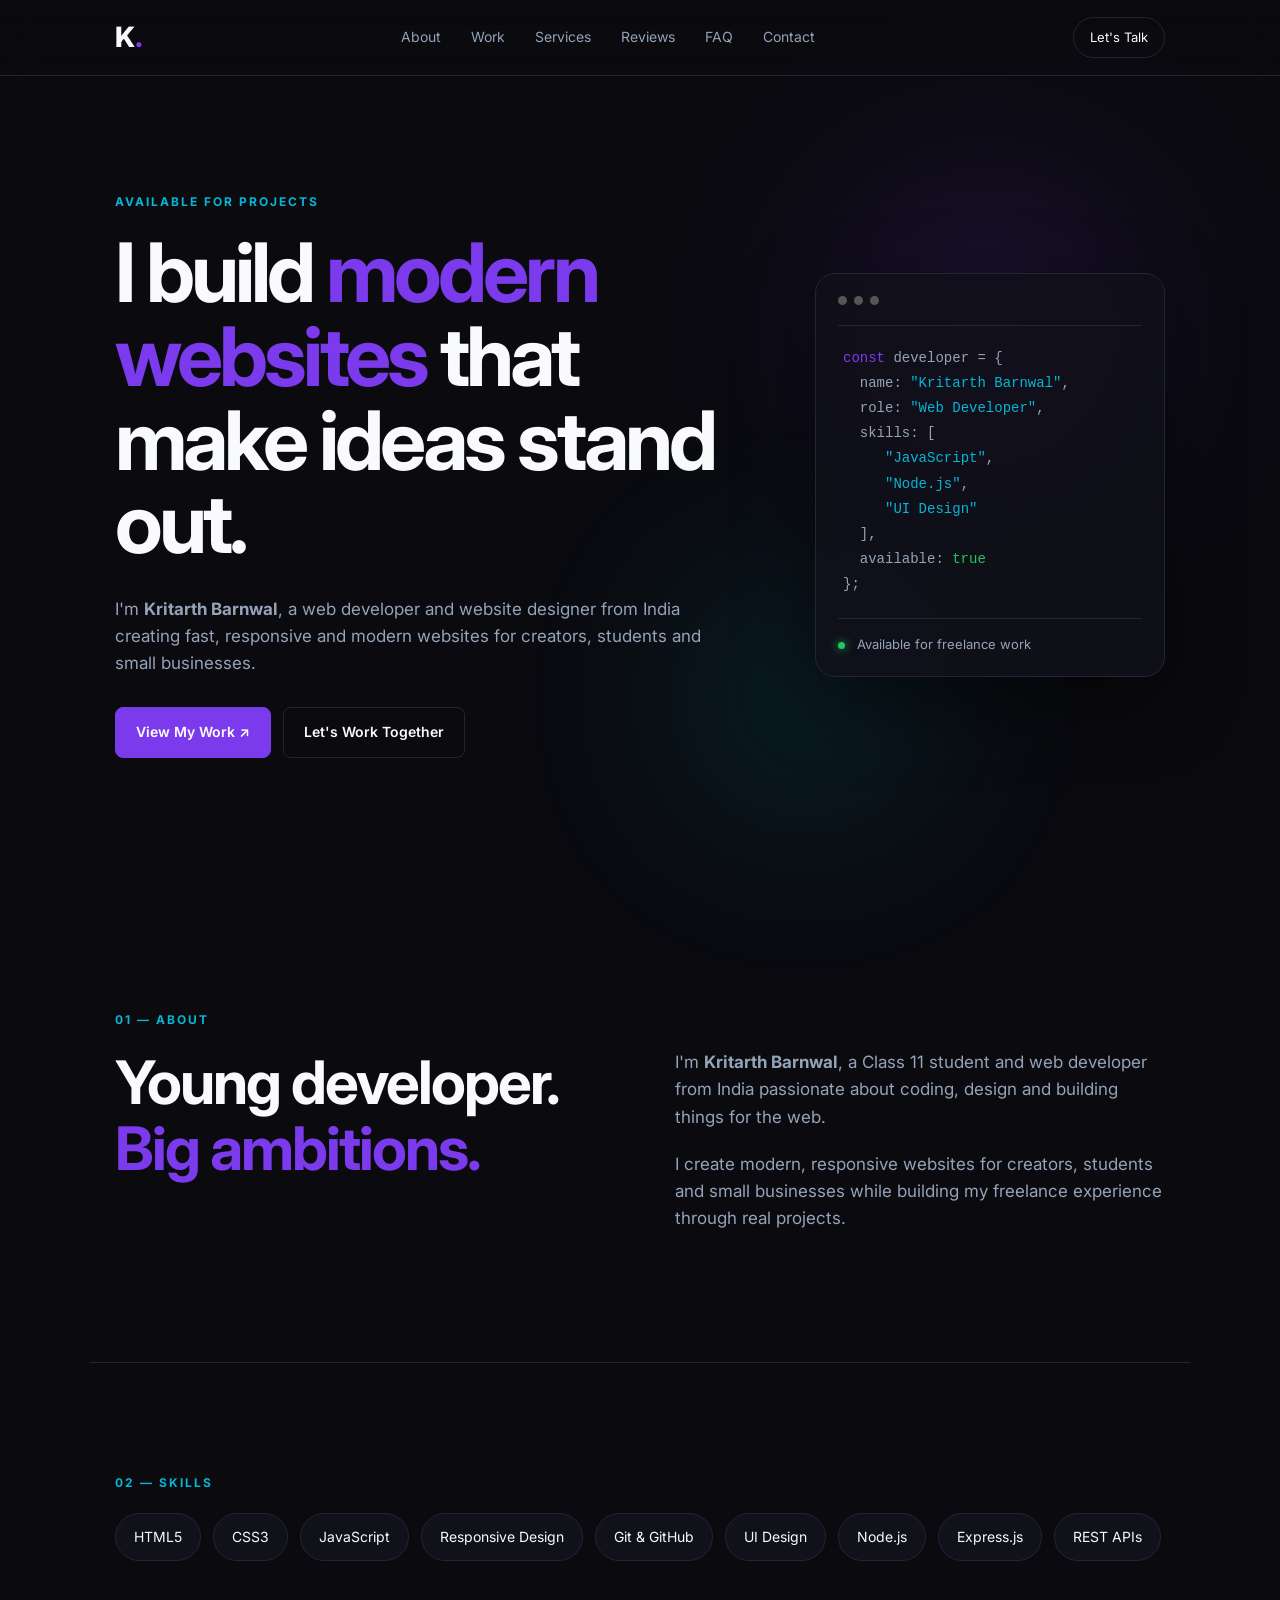
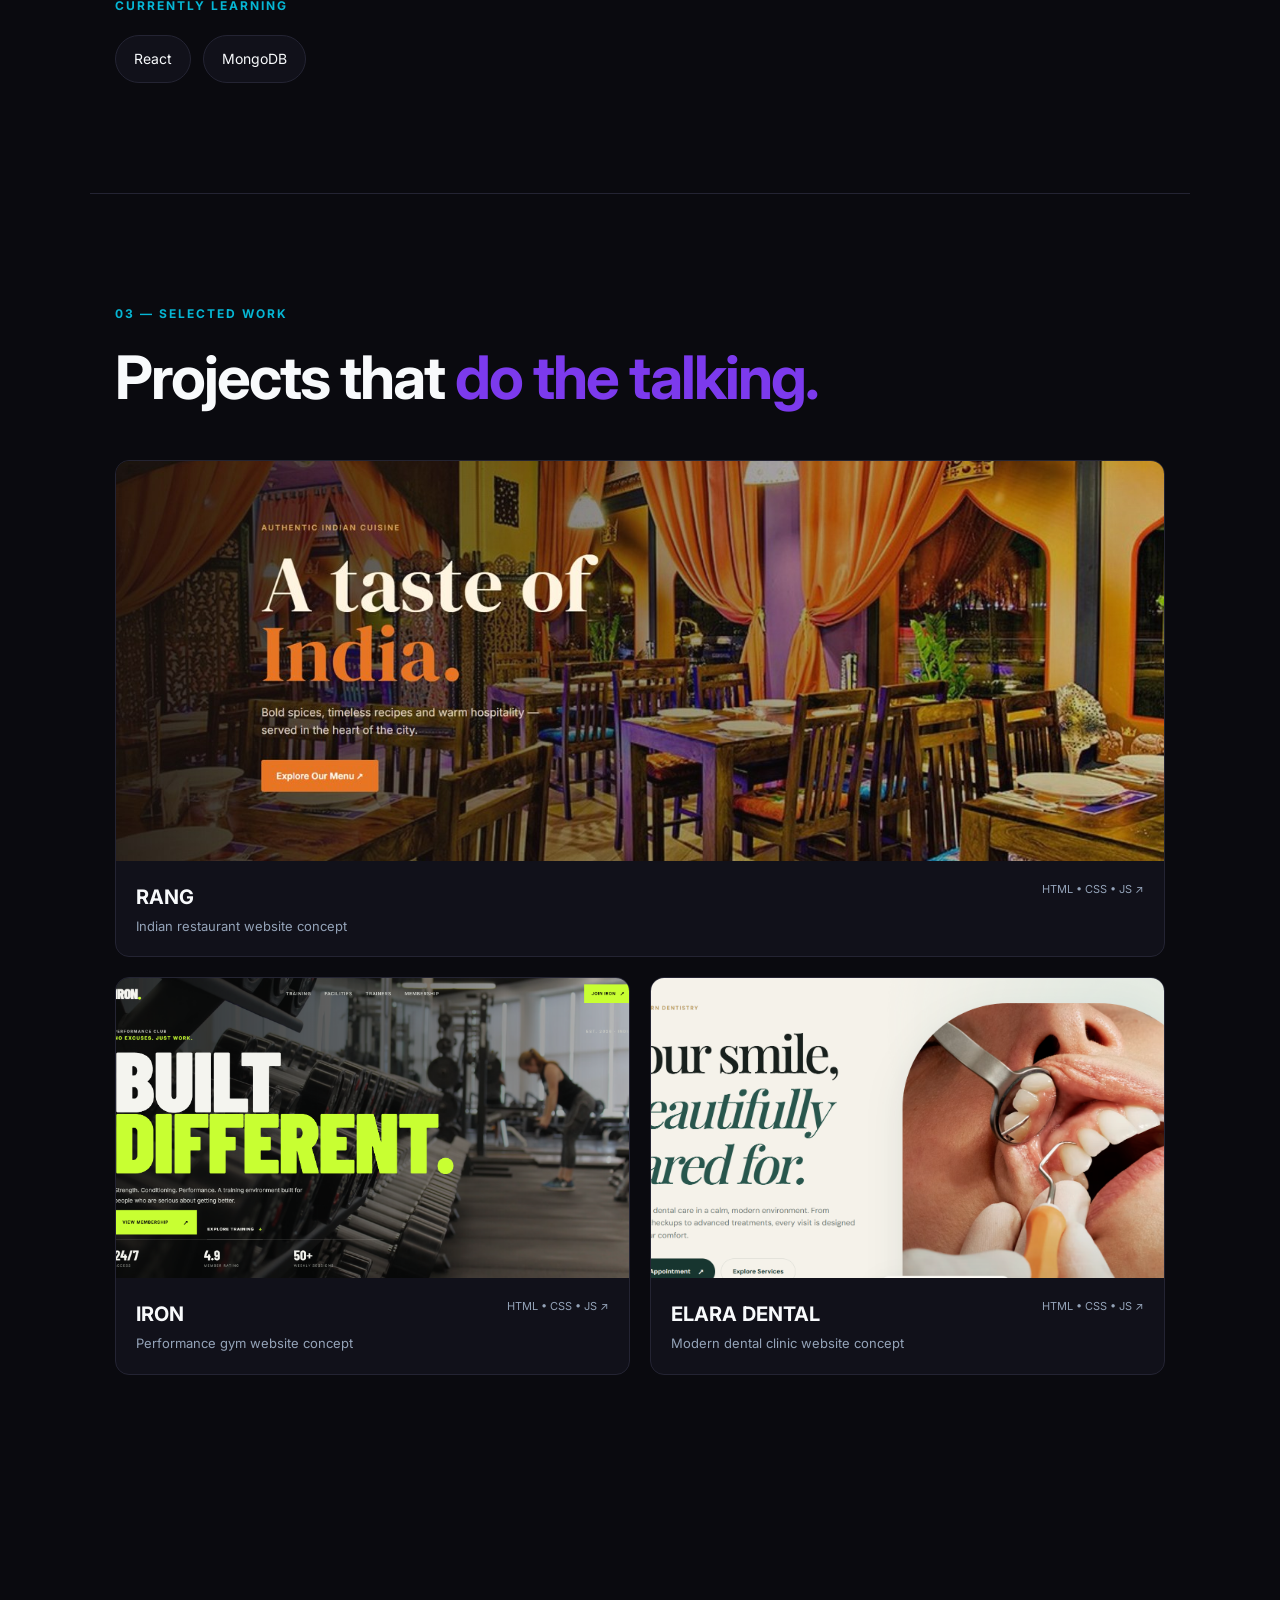
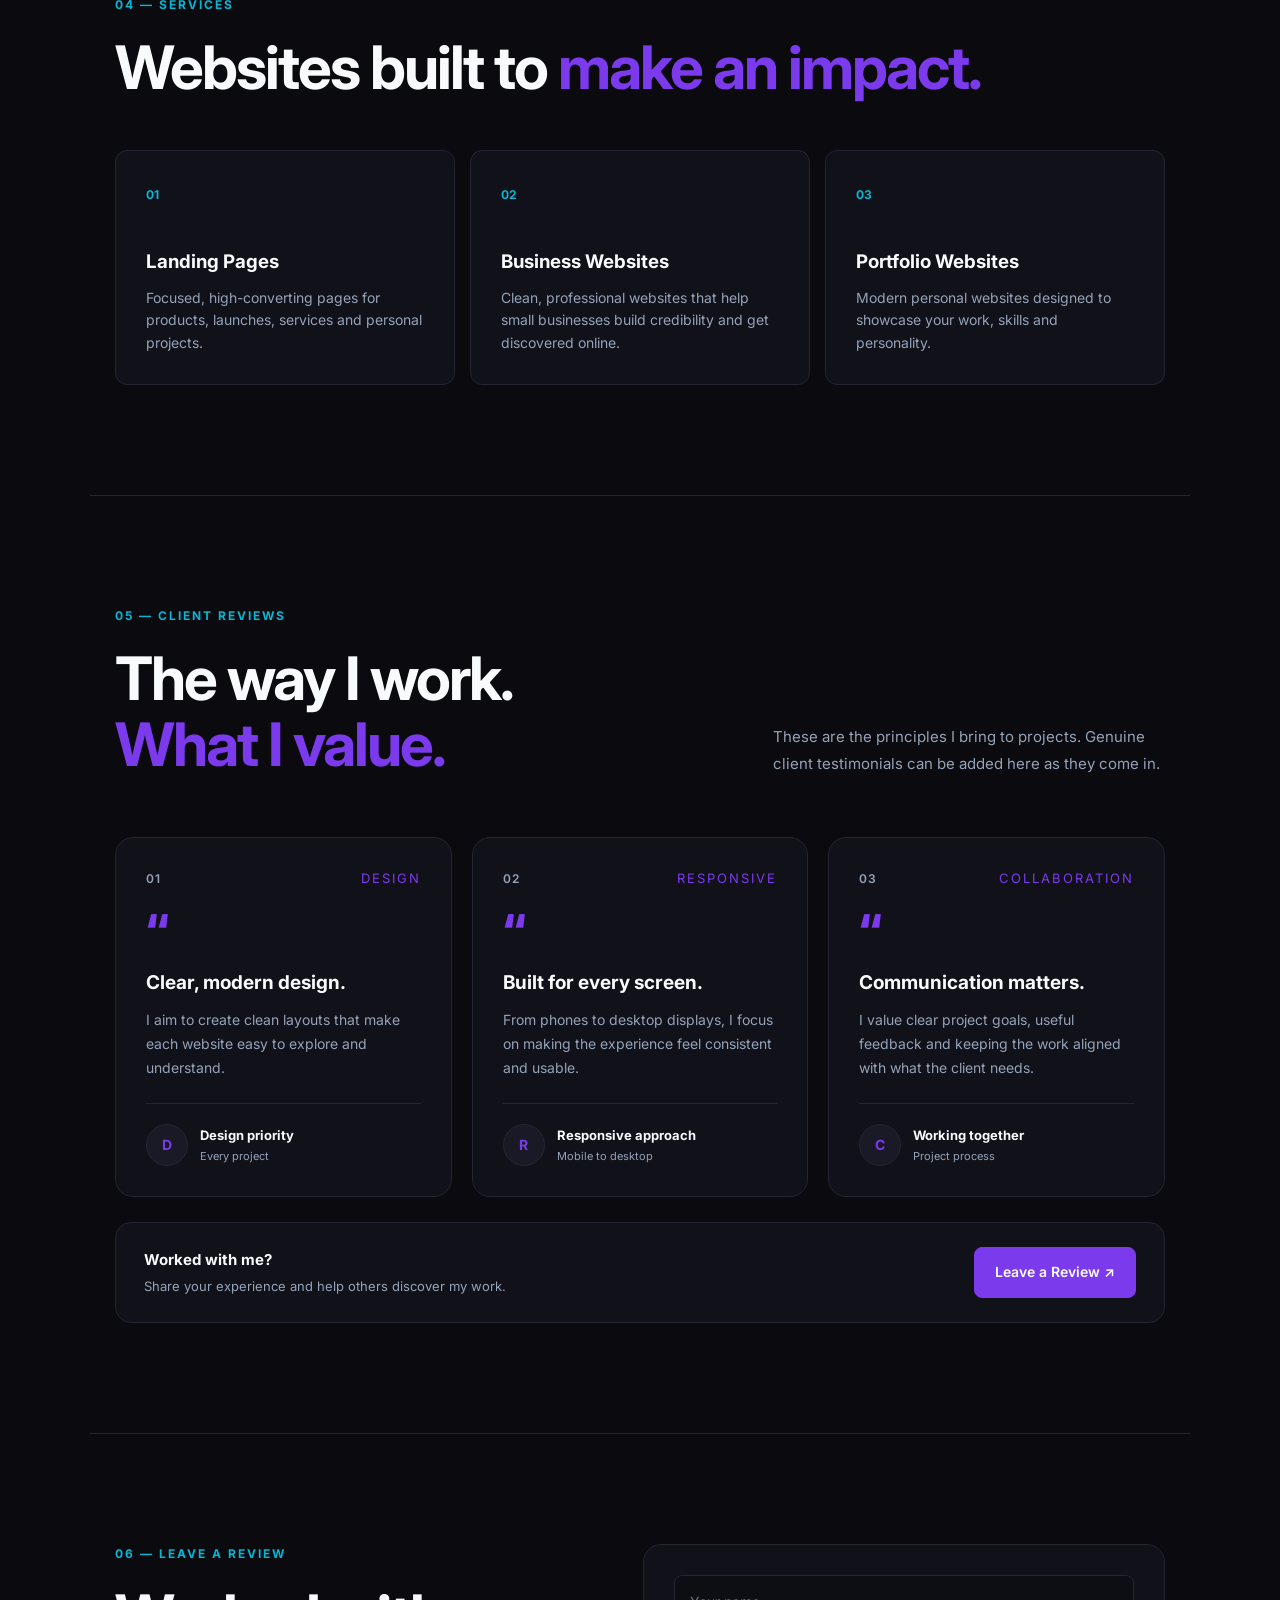
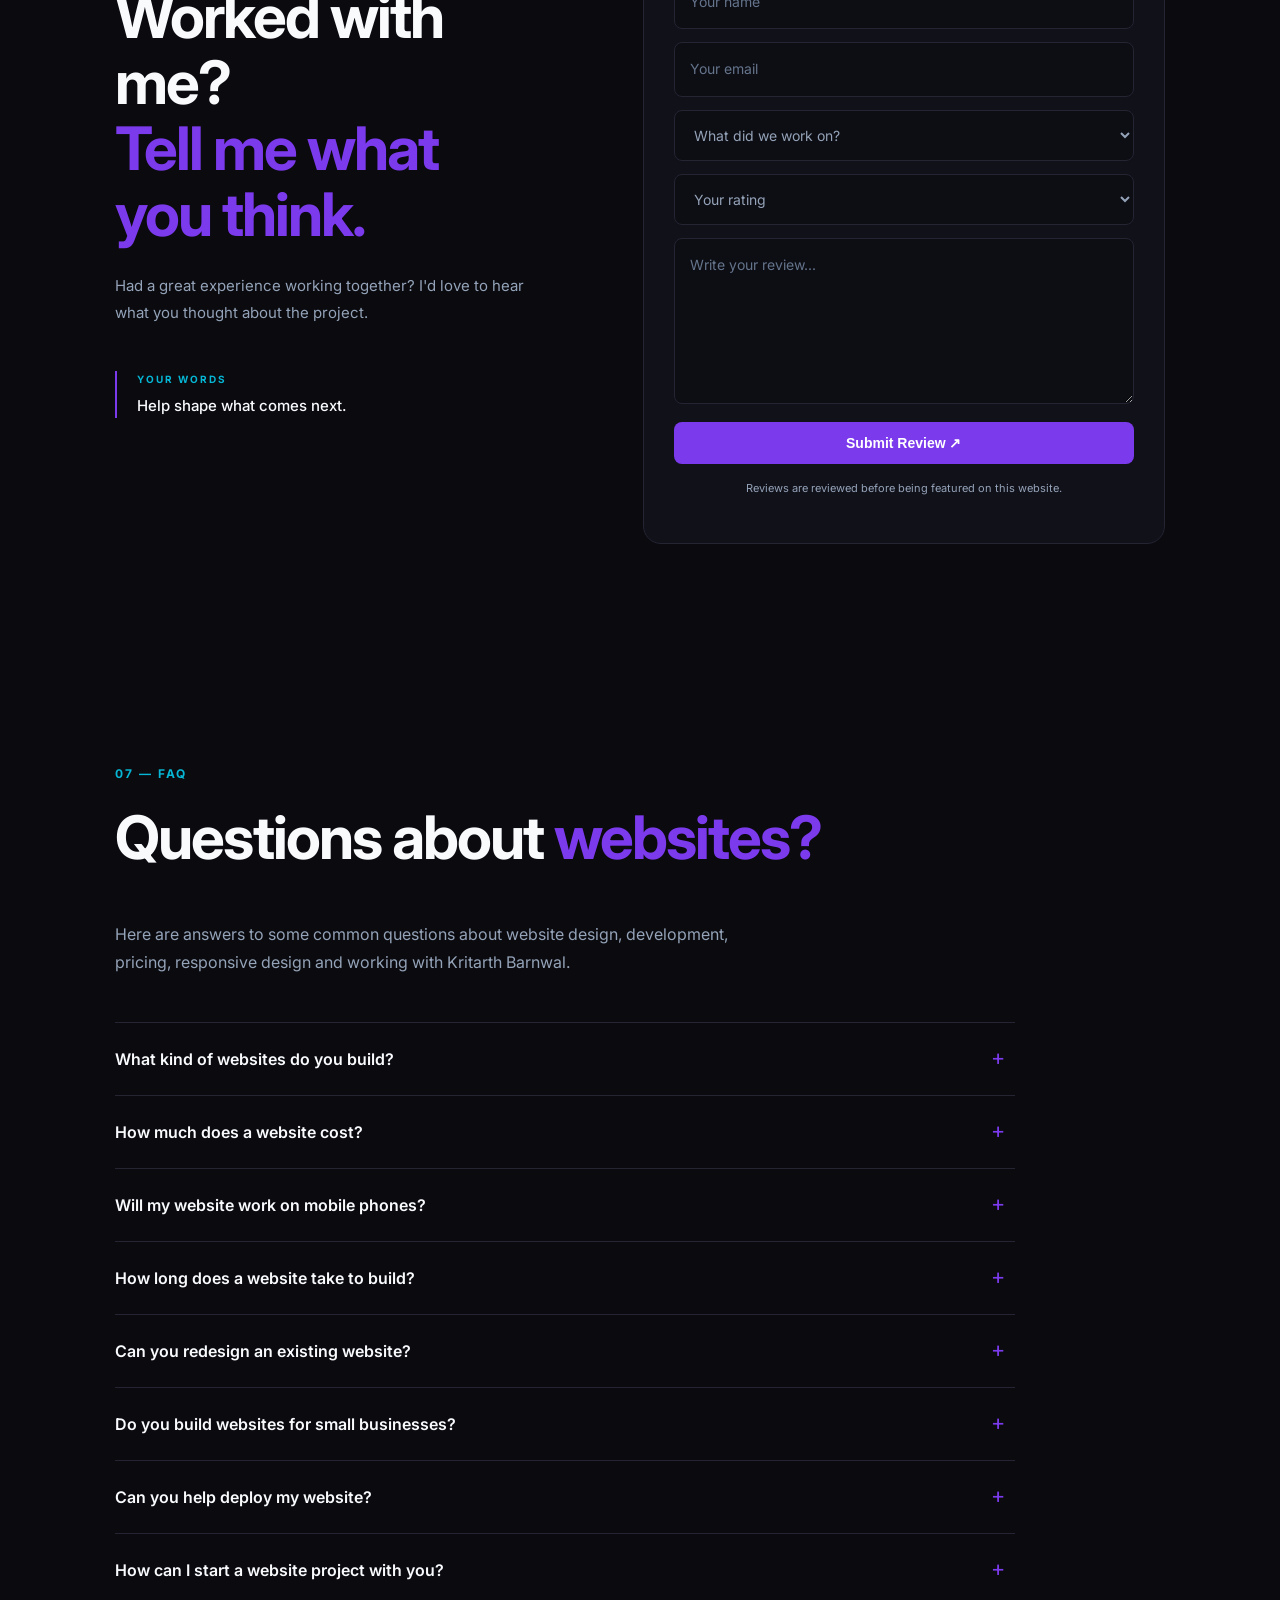
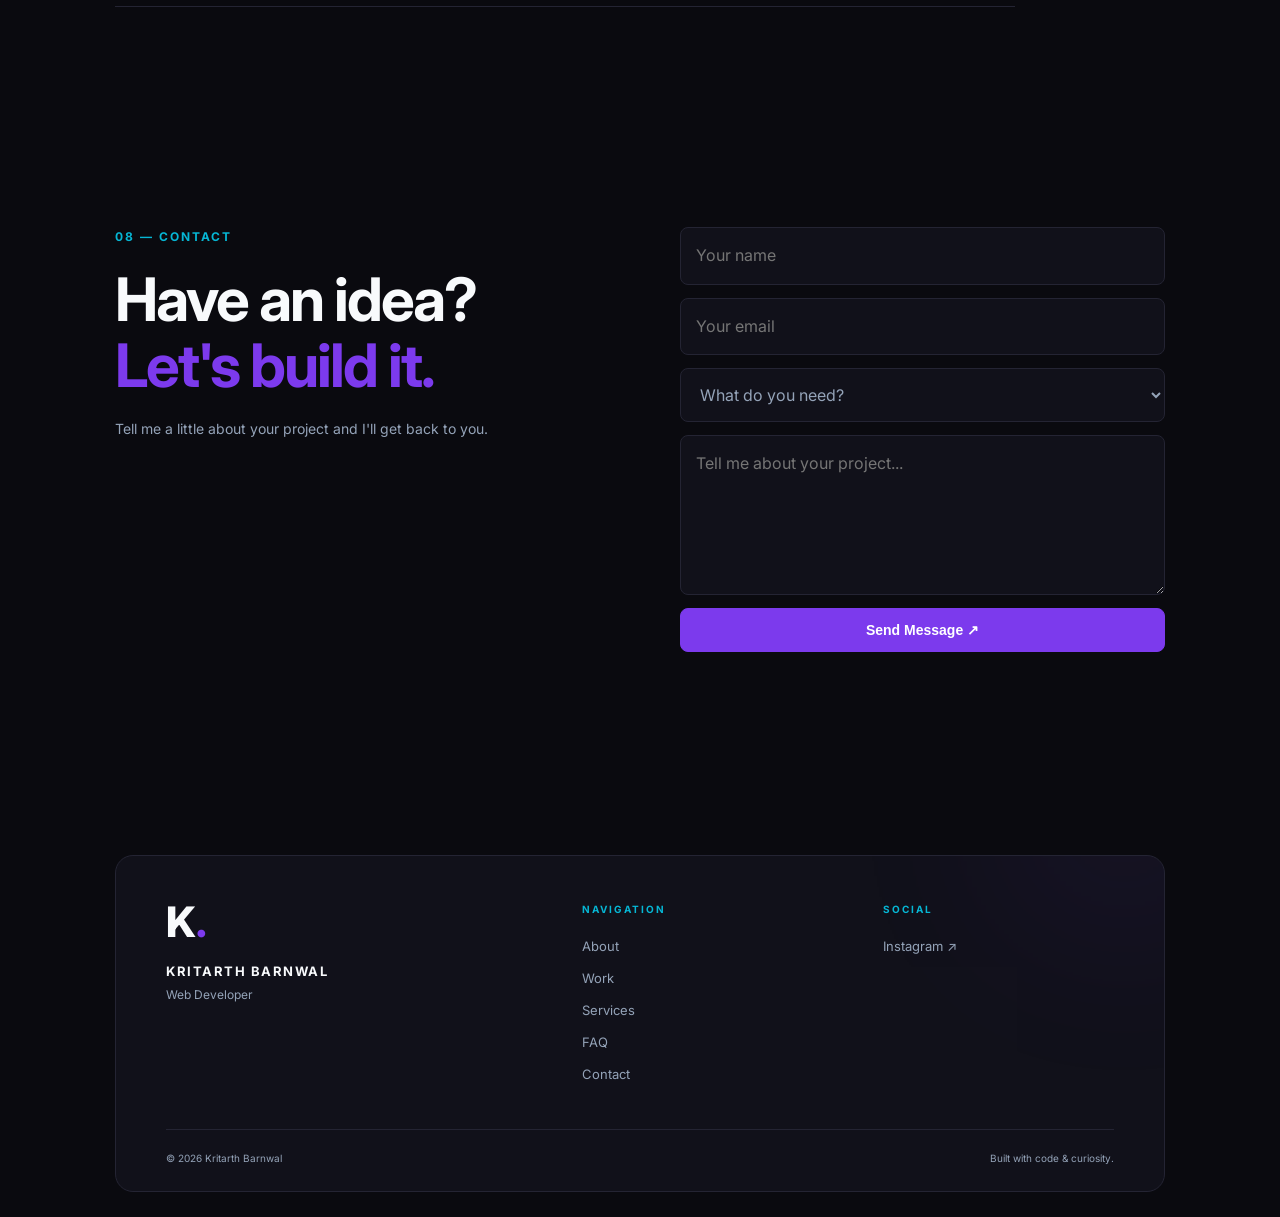
<file: index.html>
<!DOCTYPE html>
<html lang="en">

<head>
  <meta charset="UTF-8">
  <meta name="viewport" content="width=device-width, initial-scale=1.0">

  <!-- =========================
       SEO
  ========================== -->

  <title>Kritarth Barnwal | Web Developer &amp; Website Designer</title>

  <meta
    name="description"
    content="Kritarth Barnwal is a web developer and website designer from India creating modern, responsive websites for small businesses, creators, students and personal brands."
  >

  <meta name="author" content="Kritarth Barnwal">
  <meta name="robots" content="index, follow">
  <meta name="googlebot" content="index, follow">
  <meta name="theme-color" content="#0A0A0F">

  <link
    rel="canonical"
    href="https://kritarthbarnwal.github.io/"
  >

  <!-- =========================
       OPEN GRAPH
  ========================== -->

  <meta property="og:type" content="website">
  <meta property="og:site_name" content="Kritarth Barnwal">

  <meta
    property="og:title"
    content="Kritarth Barnwal | Web Developer &amp; Website Designer"
  >

  <meta
    property="og:description"
    content="Kritarth Barnwal creates modern, responsive websites for small businesses, creators, students and personal brands."
  >

  <meta
    property="og:url"
    content="https://kritarthbarnwal.github.io/"
  >

  <!-- =========================
       TWITTER / SOCIAL SHARING
  ========================== -->

  <meta name="twitter:card" content="summary">
  <meta
    name="twitter:title"
    content="Kritarth Barnwal | Web Developer &amp; Website Designer"
  >
  <meta
    name="twitter:description"
    content="Modern, responsive websites designed and built by Kritarth Barnwal."
  >

  <!-- =========================
       FAVICON
  ========================== -->

  <link
    rel="icon"
    type="image/png"
    sizes="512x512"
    href="/kritarth-dev-favicon-512.png"
  >

  <link
    rel="icon"
    type="image/png"
    sizes="48x48"
    href="/kritarth-dev-favicon-48.png"
  >

  <link
    rel="apple-touch-icon"
    href="/kritarth-dev-favicon-512.png"
  >

  <!-- =========================
       WEBSITE SCHEMA
  ========================== -->

  <script type="application/ld+json">
  {
    "@context": "https://schema.org",
    "@type": "WebSite",
    "@id": "https://kritarthbarnwal.github.io/#website",
    "name": "Kritarth Barnwal",
    "alternateName": [
      "Kritarth Barnwal Portfolio",
      "Kritarth Barnwal Web Developer",
      "Kritarth Barnwal Website Designer"
    ],
    "url": "https://kritarthbarnwal.github.io/",
    "description": "Portfolio of Kritarth Barnwal, a web developer and website designer from India."
  }
  </script>

  <!-- =========================
       PERSON SCHEMA
  ========================== -->

  <script type="application/ld+json">
  {
    "@context": "https://schema.org",
    "@type": "Person",
    "@id": "https://kritarthbarnwal.github.io/#kritarth-barnwal",
    "name": "Kritarth Barnwal",
    "givenName": "Kritarth",
    "familyName": "Barnwal",
    "url": "https://kritarthbarnwal.github.io/",
    "jobTitle": "Web Developer & Website Designer",
    "description": "Kritarth Barnwal is a web developer and website designer from India who creates modern, responsive websites for small businesses, creators, students and personal brands.",
    "knowsAbout": [
      "Web Development",
      "HTML5",
      "CSS3",
      "JavaScript",
      "Node.js",
      "Express.js",
      "REST APIs",
      "Responsive Web Design",
      "UI Design",
      "Website Design",
      "Git",
      "GitHub"
    ],
    "sameAs": [
      "https://github.com/kritarthbarnwal",
      "https://instagram.com/kritarth.barnwal"
    ]
  }
  </script>

  <!-- =========================
       WEB PAGE SCHEMA
  ========================== -->

  <script type="application/ld+json">
  {
    "@context": "https://schema.org",
    "@type": "WebPage",
    "@id": "https://kritarthbarnwal.github.io/#webpage",
    "url": "https://kritarthbarnwal.github.io/",
    "name": "Kritarth Barnwal | Web Developer & Website Designer",
    "description": "Kritarth Barnwal is a web developer and website designer from India creating modern, responsive websites for small businesses, creators, students and personal brands.",
    "isPartOf": {
      "@id": "https://kritarthbarnwal.github.io/#website"
    },
    "about": {
      "@id": "https://kritarthbarnwal.github.io/#kritarth-barnwal"
    }
  }
  </script>

  <!-- =========================
       FAQ STYLES
  ========================== -->

  <style>
    .faq-section {
      position: relative;
    }

    .faq-heading {
      max-width: 720px;
      margin-bottom: 45px;
    }

    .faq-heading h2 {
      margin-bottom: 15px;
    }

    .faq-heading p {
      color: var(--muted);
      max-width: 620px;
      line-height: 1.8;
    }

    .faq-list {
      max-width: 900px;
      border-top: 1px solid var(--border);
    }

    .faq-item {
      border-bottom: 1px solid var(--border);
    }

    .faq-item summary {
      list-style: none;
      cursor: pointer;
      padding: 24px 45px 24px 0;
      position: relative;
      color: var(--text);
      font-size: 16px;
      font-weight: 600;
      line-height: 1.5;
    }

    .faq-item summary::-webkit-details-marker {
      display: none;
    }

    .faq-item summary::after {
      content: "+";
      position: absolute;
      right: 5px;
      top: 22px;
      display: inline-flex;
      align-items: center;
      justify-content: center;
      width: 24px;
      height: 24px;
      color: var(--purple);
      font-size: 22px;
      font-weight: 400;
      transition: 0.25s ease;
    }

    .faq-item[open] summary::after {
      content: "−";
      transform: none;
    }

    .faq-answer {
      padding: 0 45px 25px 0;
      color: var(--muted);
      font-size: 14px;
      line-height: 1.8;
      max-width: 780px;
    }

    .faq-answer a {
      color: var(--cyan);
      transition: 0.25s ease;
    }

    .faq-answer a:hover {
      color: var(--text);
    }

    @media (max-width: 700px) {
      .faq-item summary {
        padding: 20px 35px 20px 0;
        font-size: 15px;
      }

      .faq-item summary::after {
        top: 18px;
      }

      .faq-answer {
        padding: 0 25px 22px 0;
        font-size: 13px;
      }
    }
  </style>

  <link rel="stylesheet" href="style.css">

</head>


<body>

  <!-- =========================
       HEADER
  ========================== -->

  <header>

    <nav class="nav">

      <a href="#" class="logo">
        K<span>.</span>
      </a>

      <div class="links">

        <a href="#about">About</a>
        <a href="#work">Work</a>
        <a href="#services">Services</a>
        <a href="#reviews">Reviews</a>
        <a href="#faq">FAQ</a>
        <a href="#contact">Contact</a>

      </div>

      <a href="#contact" class="nav-btn">
        Let's Talk
      </a>

    </nav>

  </header>


  <main>


    <!-- =========================
         HERO
    ========================== -->

    <section class="hero">

      <div class="hero-content">

        <p class="tag">
          AVAILABLE FOR PROJECTS
        </p>

        <h1>
          I build <span>modern websites</span>
          that make ideas stand out.
        </h1>

        <p class="hero-text">
          I'm <strong>Kritarth Barnwal</strong>, a web developer and website
          designer from India creating fast, responsive and modern
          websites for creators, students and small businesses.
        </p>

        <div class="buttons">

          <a href="#work" class="btn primary">
            View My Work &#8599;
          </a>

          <a href="#contact" class="btn secondary">
            Let's Work Together
          </a>

        </div>

      </div>


      <!-- PREMIUM CODE CARD -->

      <div class="hero-card">

        <div class="card-top">

          <span></span>
          <span></span>
          <span></span>

        </div>


        <div class="code">

          <p>
            <span class="purple">const</span> developer = {
          </p>

          <p>
            &nbsp;&nbsp;name:
            <span class="cyan">"Kritarth Barnwal"</span>,
          </p>

          <p>
            &nbsp;&nbsp;role:
            <span class="cyan">"Web Developer"</span>,
          </p>

          <p>
            &nbsp;&nbsp;skills: [
          </p>

          <p>
            &nbsp;&nbsp;&nbsp;&nbsp;
            <span class="cyan">"JavaScript"</span>,
          </p>

          <p>
            &nbsp;&nbsp;&nbsp;&nbsp;
            <span class="cyan">"Node.js"</span>,
          </p>

          <p>
            &nbsp;&nbsp;&nbsp;&nbsp;
            <span class="cyan">"UI Design"</span>
          </p>

          <p>
            &nbsp;&nbsp;],
          </p>

          <p>
            &nbsp;&nbsp;available:
            <span class="green">true</span>
          </p>

          <p>
            };
          </p>

        </div>


        <div class="card-status">

          <span class="status-dot"></span>

          Available for freelance work

        </div>

      </div>


      <!-- BACKGROUND ORBS -->

      <div class="orb orb-1"></div>
      <div class="orb orb-2"></div>

    </section>


    <!-- =========================
         ABOUT
    ========================== -->

    <section id="about" class="section">

      <p class="label">
        01 &mdash; ABOUT
      </p>

      <div class="about-grid">

        <h2>
          Young developer.<br>
          <span>Big ambitions.</span>
        </h2>


        <div>

          <p>
            I'm <strong>Kritarth Barnwal</strong>, a Class 11 student and
            web developer from India passionate about coding, design
            and building things for the web.
          </p>

          <p>
            I create modern, responsive websites for creators, students
            and small businesses while building my freelance experience
            through real projects.
          </p>

        </div>

      </div>

    </section>


    <!-- =========================
         SKILLS
    ========================== -->

    <section class="section skills">

      <p class="label">
        02 &mdash; SKILLS
      </p>

      <div class="skill-list">

        <span>HTML5</span>
        <span>CSS3</span>
        <span>JavaScript</span>
        <span>Responsive Design</span>
        <span>Git &amp; GitHub</span>
        <span>UI Design</span>
        <span>Node.js</span>
        <span>Express.js</span>
        <span>REST APIs</span>

      </div>

      <p class="label" style="margin-top: 35px;">
        CURRENTLY LEARNING
      </p>

      <div class="skill-list">

        <span>React</span>
        <span>MongoDB</span>

      </div>

    </section>


    <!-- =========================
         WORK
    ========================== -->

    <section id="work" class="section">

      <p class="label">
        03 &mdash; SELECTED WORK
      </p>

      <h2>
        Projects that <span>do the talking.</span>
      </h2>


      <div class="projects">


        <!-- RANG -->

        <a
          href="rang/index.html"
          class="project"
          target="_blank"
          rel="noopener noreferrer"
        >

          <div class="project-img">

            <img
              src="assets/rang-preview.jpg"
              alt="RANG Indian restaurant website concept by Kritarth Barnwal"
              loading="lazy"
            >

          </div>


          <div class="project-info">

            <div>

              <h3>
                RANG
              </h3>

              <p>
                Indian restaurant website concept
              </p>

            </div>

            <span>
              HTML &bull; CSS &bull; JS &#8599;
            </span>

          </div>

        </a>


        <!-- IRON -->

        <a
          href="iron/index.html"
          class="project"
          target="_blank"
          rel="noopener noreferrer"
        >

          <div class="project-img">

            <img
              src="assets/iron.png"
              alt="IRON performance gym website concept by Kritarth Barnwal"
              loading="lazy"
            >

          </div>


          <div class="project-info">

            <div>

              <h3>
                IRON
              </h3>

              <p>
                Performance gym website concept
              </p>

            </div>

            <span>
              HTML &bull; CSS &bull; JS &#8599;
            </span>

          </div>

        </a>


        <!-- ELARA DENTAL -->

        <a
          href="haven/index.html"
          class="project"
          target="_blank"
          rel="noopener noreferrer"
        >

          <div class="project-img">

            <img
              src="assets/dentist.png"
              alt="ELARA DENTAL modern dental clinic website concept by Kritarth Barnwal"
              loading="lazy"
            >

          </div>


          <div class="project-info">

            <div>

              <h3>
                ELARA DENTAL
              </h3>

              <p>
                Modern dental clinic website concept
              </p>

            </div>

            <span>
              HTML &bull; CSS &bull; JS &#8599;
            </span>

          </div>

        </a>

      </div>

    </section>


    <!-- =========================
         SERVICES
    ========================== -->

    <section id="services" class="section">

      <p class="label">
        04 &mdash; SERVICES
      </p>

      <h2>
        Websites built to <span>make an impact.</span>
      </h2>


      <div class="services">


        <!-- SERVICE 01 -->

        <div class="service">

          <b>
            01
          </b>

          <h3>
            Landing Pages
          </h3>

          <p>
            Focused, high-converting pages for products, launches,
            services and personal projects.
          </p>

        </div>


        <!-- SERVICE 02 -->

        <div class="service">

          <b>
            02
          </b>

          <h3>
            Business Websites
          </h3>

          <p>
            Clean, professional websites that help small businesses
            build credibility and get discovered online.
          </p>

        </div>


        <!-- SERVICE 03 -->

        <div class="service">

          <b>
            03
          </b>

          <h3>
            Portfolio Websites
          </h3>

          <p>
            Modern personal websites designed to showcase your work,
            skills and personality.
          </p>

        </div>

      </div>

    </section>


    <!-- =========================
         CLIENT REVIEWS
    ========================== -->

    <section
      id="reviews"
      class="section reviews-section"
    >

      <p class="label">
        05 &mdash; CLIENT REVIEWS
      </p>


      <div class="reviews-heading">

        <div>

          <h2>
            The way I work.<br>
            <span>What I value.</span>
          </h2>

        </div>


        <p>
          These are the principles I bring to projects. Genuine client testimonials can be added here as they come in.
        </p>

      </div>


      <!-- PORTFOLIO HIGHLIGHTS (not fabricated client testimonials) -->

      <div class="reviews-grid">

        <article class="review-card">
          <div class="review-top">
            <span class="review-number">01</span>
            <div class="stars" aria-label="Focus area">DESIGN</div>
          </div>
          <div class="review-content">
            <div class="review-mark">“</div>
            <h3>Clear, modern design.</h3>
            <p>I aim to create clean layouts that make each website easy to explore and understand.</p>
          </div>
          <div class="review-author">
            <div class="review-avatar">D</div>
            <div><strong>Design priority</strong><span>Every project</span></div>
          </div>
        </article>

        <article class="review-card">
          <div class="review-top">
            <span class="review-number">02</span>
            <div class="stars" aria-label="Focus area">RESPONSIVE</div>
          </div>
          <div class="review-content">
            <div class="review-mark">“</div>
            <h3>Built for every screen.</h3>
            <p>From phones to desktop displays, I focus on making the experience feel consistent and usable.</p>
          </div>
          <div class="review-author">
            <div class="review-avatar">R</div>
            <div><strong>Responsive approach</strong><span>Mobile to desktop</span></div>
          </div>
        </article>

        <article class="review-card">
          <div class="review-top">
            <span class="review-number">03</span>
            <div class="stars" aria-label="Focus area">COLLABORATION</div>
          </div>
          <div class="review-content">
            <div class="review-mark">“</div>
            <h3>Communication matters.</h3>
            <p>I value clear project goals, useful feedback and keeping the work aligned with what the client needs.</p>
          </div>
          <div class="review-author">
            <div class="review-avatar">C</div>
            <div><strong>Working together</strong><span>Project process</span></div>
          </div>
        </article>

      </div>


      <!-- REVIEW CTA -->

      <div class="review-cta">

        <div>

          <strong>
            Worked with me?
          </strong>

          <p>
            Share your experience and help others discover my work.
          </p>

        </div>


        <a
          href="#leave-review"
          class="btn primary"
        >
          Leave a Review &#8599;
        </a>

      </div>

    </section>


    <!-- =========================
         LEAVE A REVIEW
    ========================== -->

    <section
      id="leave-review"
      class="section leave-review-section"
    >

      <div class="leave-review-grid">


        <!-- LEFT -->

        <div class="leave-review-info">

          <p class="label">
            06 &mdash; LEAVE A REVIEW
          </p>

          <h2>
            Worked with me?<br>
            <span>Tell me what you think.</span>
          </h2>

          <p>
            Had a great experience working together?
            I'd love to hear what you thought about the project.
          </p>


          <div class="review-highlight">

            <span>
              YOUR WORDS
            </span>

            <strong>
              Help shape what comes next.
            </strong>

          </div>

        </div>


        <!-- RIGHT / REVIEW FORM -->

        <form
          action="https://formsubmit.co/kritarthbarnwal@yahoo.com"
          method="POST"
          class="review-form"
          id="review-form"
        >
          <input type="hidden" name="_subject" value="New Client Review">
          <input type="hidden" name="_url" value="https://kritarthbarnwal.github.io/">

          <input
            type="text"
            name="name"
            placeholder="Your name"
            required
          >


          <input
            type="email"
            name="email"
            placeholder="Your email"
            required
          >


          <select
            name="project"
            required
          >

            <option
              value=""
              disabled
              selected
            >
              What did we work on?
            </option>

            <option>
              Landing Page
            </option>

            <option>
              Business Website
            </option>

            <option>
              Portfolio Website
            </option>

            <option>
              Website Redesign
            </option>

            <option>
              Other
            </option>

          </select>


          <select
            name="rating"
            required
          >

            <option
              value=""
              disabled
              selected
            >
              Your rating
            </option>

            <option>
              &#9733;&#9733;&#9733;&#9733;&#9733; &mdash; 5 stars
            </option>

            <option>
              &#9733;&#9733;&#9733;&#9733;&#9734; &mdash; 4 stars
            </option>

            <option>
              &#9733;&#9733;&#9733;&#9734;&#9734; &mdash; 3 stars
            </option>

            <option>
              &#9733;&#9733;&#9734;&#9734;&#9734; &mdash; 2 stars
            </option>

            <option>
              &#9733;&#9734;&#9734;&#9734;&#9734; &mdash; 1 star
            </option>

          </select>


          <textarea
            name="review"
            placeholder="Write your review..."
            rows="6"
            required
          ></textarea>


          <button
            type="submit"
            class="btn primary"
          >
            Submit Review &#8599;
          </button>


          <p class="review-note">
            Reviews are reviewed before being featured on this website.
          </p>


          <p
            id="review-status"
            class="review-note"
          ></p>

        </form>

      </div>

    </section>


    <!-- =========================
         FAQ
    ========================== -->

    <section
      id="faq"
      class="section faq-section"
    >

      <p class="label">
        07 &mdash; FAQ
      </p>


      <div class="faq-heading">

        <h2>
          Questions about <span>websites?</span>
        </h2>

        <p>
          Here are answers to some common questions about website design,
          development, pricing, responsive design and working with Kritarth Barnwal.
        </p>

      </div>


      <div class="faq-list">


        <!-- FAQ 01 -->

        <details class="faq-item">

          <summary>
            What kind of websites do you build?
          </summary>

          <div class="faq-answer">

            I build modern, responsive websites for creators, students,
            personal brands and small businesses. This includes landing pages,
            business websites, portfolio websites and website redesigns.

          </div>

        </details>


        <!-- FAQ 02 -->

        <details class="faq-item">

          <summary>
            How much does a website cost?
          </summary>

          <div class="faq-answer">

            Website pricing depends on the number of pages, design requirements,
            features and overall project scope. I provide a clear quote after
            understanding what you need. You can
            <a href="#contact">contact me</a>
            with your project details to discuss it.

          </div>

        </details>


        <!-- FAQ 03 -->

        <details class="faq-item">

          <summary>
            Will my website work on mobile phones?
          </summary>

          <div class="faq-answer">

            Yes. Responsive design is an important part of the websites I build.
            The layout is designed to work across mobile phones, tablets and
            desktop screens.

          </div>

        </details>


        <!-- FAQ 04 -->

        <details class="faq-item">

          <summary>
            How long does a website take to build?
          </summary>

          <div class="faq-answer">

            A typical small website can take around 5&ndash;10 days depending on
            the number of pages, content, design requirements and features.
            Larger or more detailed projects may take longer.

          </div>

        </details>


        <!-- FAQ 05 -->

        <details class="faq-item">

          <summary>
            Can you redesign an existing website?
          </summary>

          <div class="faq-answer">

            Yes. I can redesign an existing website with a more modern visual
            style, responsive layouts, clearer structure and improved user
            experience.

          </div>

        </details>


        <!-- FAQ 06 -->

        <details class="faq-item">

          <summary>
            Do you build websites for small businesses?
          </summary>

          <div class="faq-answer">

            Yes. I create professional websites for small businesses that want
            a stronger online presence and a clear way for customers to learn
            about their services and get in touch.

          </div>

        </details>


        <!-- FAQ 07 -->

        <details class="faq-item">

          <summary>
            Can you help deploy my website?
          </summary>

          <div class="faq-answer">

            Yes. I can help prepare and deploy a website so it is ready to be
            accessed online. I can also help with the basic setup needed for
            a website hosted through services such as GitHub Pages.

          </div>

        </details>


        <!-- FAQ 08 -->

        <details class="faq-item">

          <summary>
            How can I start a website project with you?
          </summary>

          <div class="faq-answer">

            Start by sending me a message through the
            <a href="#contact">contact form</a>
            with a few details about your project, what kind of website you need
            and what you want it to achieve. I'll get back to you from there.

          </div>

        </details>


      </div>

    </section>


    <!-- =========================
         CONTACT
    ========================== -->

    <section
      id="contact"
      class="section contact"
    >

      <div>

        <p class="label">
          08 &mdash; CONTACT
        </p>

        <h2>
          Have an idea?<br>
          <span>Let's build it.</span>
        </h2>

        <p class="contact-text">
          Tell me a little about your project and I'll get back to you.
        </p>

      </div>


      <!-- CONTACT FORM -->

      <form
        action="https://formsubmit.co/kritarthbarnwal@yahoo.com"
        method="POST"
        id="contact-form"
      >
        <input type="hidden" name="_subject" value="New Portfolio Contact Message">
        <input type="hidden" name="_url" value="https://kritarthbarnwal.github.io/">

        <input
          type="text"
          name="name"
          placeholder="Your name"
          required
        >


        <input
          type="email"
          name="email"
          placeholder="Your email"
          required
        >


        <select
          name="project"
          required
        >

          <option
            value=""
            disabled
            selected
          >
            What do you need?
          </option>

          <option>
            Landing Page
          </option>

          <option>
            Business Website
          </option>

          <option>
            Portfolio Website
          </option>

          <option>
            Website Redesign
          </option>

          <option>
            Something else
          </option>

        </select>


        <textarea
          name="message"
          placeholder="Tell me about your project..."
          rows="5"
          required
        ></textarea>


        <button
          type="submit"
          class="btn primary"
        >
          Send Message &#8599;
        </button>


        <p id="form-status"></p>

      </form>

    </section>

  </main>


  <!-- =========================
       FOOTER
  ========================== -->

  <footer class="site-footer">

    <div class="footer-main">

      <div class="footer-content">


        <!-- BRAND -->

        <div class="footer-brand">

          <a href="#" class="footer-logo">
            K<span>.</span>
          </a>

          <h3>
            KRITARTH BARNWAL
          </h3>

          <p>
            Web Developer
          </p>

        </div>


        <!-- NAVIGATION -->

        <div class="footer-column">

          <span>
            NAVIGATION
          </span>

          <a href="#about">
            About
          </a>

          <a href="#work">
            Work
          </a>

          <a href="#services">
            Services
          </a>

          <a href="#faq">
            FAQ
          </a>

          <a href="#contact">
            Contact
          </a>

        </div>


        <!-- SOCIAL -->

        <div class="footer-column">

          <span>
            SOCIAL
          </span>

          <a
            href="https://instagram.com/kritarth.barnwal"
            target="_blank"
            rel="noopener noreferrer"
          >
            Instagram &#8599;
          </a>

        </div>

      </div>


      <!-- FOOTER BOTTOM -->

      <div class="footer-bottom">

        <p>
          © 2026 Kritarth Barnwal
        </p>

        <p>
          Built with code &amp; curiosity.
        </p>

      </div>

    </div>

  </footer>


  <!-- =========================
       JAVASCRIPT
  ========================== -->

  <script src="script.js"></script>


  <div
    id="form-toast"
    role="status"
    aria-live="polite"
    aria-atomic="true"
    style="position:fixed;right:20px;bottom:20px;z-index:9999;max-width:360px;padding:16px 18px;border:1px solid rgba(255,255,255,.14);border-radius:14px;background:#111;color:#fff;box-shadow:0 18px 50px rgba(0,0,0,.28);display:none;align-items:flex-start;gap:12px;"
  >
    <span id="form-toast-icon" style="font-weight:800;font-size:18px;line-height:1;">&#10003;</span>
    <span style="display:flex;flex-direction:column;gap:4px;">
      <strong id="form-toast-title">Message received.</strong>
      <span id="form-toast-message">Thanks &mdash; I'll get back to you soon.</span>
    </span>
    <button
      type="button"
      id="form-toast-close"
      aria-label="Close notification"
      style="margin-left:auto;border:0;background:transparent;color:inherit;font-size:22px;line-height:1;cursor:pointer;"
    >&times;</button>
  </div>


  <script>
  (() => {
    const toast = document.getElementById("form-toast");
    const toastTitle = document.getElementById("form-toast-title");
    const toastMessage = document.getElementById("form-toast-message");
    const toastIcon = document.getElementById("form-toast-icon");
    const toastClose = document.getElementById("form-toast-close");

    let toastTimer;

    function showToast(title, message, isError = false) {
      if (!toast || !toastTitle || !toastMessage || !toastIcon) return;

      clearTimeout(toastTimer);
      toastTitle.textContent = title;
      toastMessage.textContent = message;
      toastIcon.textContent = isError ? "!" : "✓";
      toast.style.borderColor = isError
        ? "rgba(255,90,90,.45)"
        : "rgba(120,220,160,.35)";
      toast.style.display = "flex";

      toastTimer = setTimeout(() => {
        toast.style.display = "none";
      }, 7000);
    }

    toastClose?.addEventListener("click", () => {
      clearTimeout(toastTimer);
      toast.style.display = "none";
    });

    async function submitForm(form, successTitle, successMessage) {
      const button = form.querySelector('button[type="submit"]');
      const originalText = button?.innerHTML || "Submit";
      const endpoint = form.getAttribute("action");
      const status = form.querySelector("#review-status, #form-status");

      if (!endpoint || !endpoint.startsWith("https://formsubmit.co/")) {
        showToast(
          "Form setup error",
          "The form endpoint is missing or invalid. Please email kritarthbarnwal@yahoo.com directly.",
          true
        );
        return;
      }

      if (button) {
        button.disabled = true;
        button.textContent = "Sending...";
      }
      if (status) status.textContent = "Sending your message…";

      try {
        const ajaxEndpoint = endpoint.replace(
          "https://formsubmit.co/",
          "https://formsubmit.co/ajax/"
        );

        const payload = Object.fromEntries(new FormData(form).entries());
        const response = await fetch(ajaxEndpoint, {
          method: "POST",
          headers: {
            "Content-Type": "application/json",
            "Accept": "application/json"
          },
          body: JSON.stringify(payload)
        });

        let result;
        try {
          result = await response.json();
        } catch {
          throw new Error("The form service returned an unreadable response.");
        }

        const accepted = response.ok && (
          result.success === true ||
          result.success === "true" ||
          result.success === 1
        );

        if (!accepted) {
          throw new Error(
            typeof result.message === "string"
              ? result.message
              : "The form service did not confirm this submission."
          );
        }

        form.reset();
        if (status) status.textContent = "";

        showToast(successTitle, successMessage, false);
      } catch (error) {
        console.error("Portfolio form submission error:", error);
        if (status) status.textContent = "";
        showToast("Submission not confirmed", "Please try again.", true);
      } finally {
        if (button) {
          button.disabled = false;
          button.innerHTML = originalText;
        }
      }
    }

    function attachFormHandler(form, successTitle, successMessage) {
      if (!form) return;

      form.addEventListener("submit", (event) => {
        event.preventDefault();
        event.stopImmediatePropagation();
        submitForm(form, successTitle, successMessage);
      }, true);
    }

    attachFormHandler(
      document.getElementById("contact-form"),
      "Submission accepted",
      "Thanks for reaching out."
    );

    attachFormHandler(
      document.getElementById("review-form"),
      "Review submission accepted",
      "Thanks for sharing your feedback."
    );
  })();
  </script>

</body>

</html>
</file>
<file: style.css>
@import url('https://fonts.googleapis.com/css2?family=Inter:wght@400;500;600;700;800&display=swap');

:root {
  --bg: #0a0a0f;
  --card: #11111a;
  --text: #f8fafc;
  --muted: #94a3b8;
  --purple: #7c3aed;
  --cyan: #06b6d4;
  --border: #242433;
}

* {
  margin: 0;
  padding: 0;
  box-sizing: border-box;
}

html {
  scroll-behavior: smooth;
}

body {
  background: var(--bg);
  color: var(--text);
  font-family: Inter, sans-serif;
  line-height: 1.6;
  overflow-x: hidden;
}

a {
  color: inherit;
  text-decoration: none;
}

span {
  color: var(--purple);
}


/* =========================
   HEADER
========================= */

header {
  position: fixed;
  top: 0;
  width: 100%;
  z-index: 10;

  background: #0a0a0fcc;
  backdrop-filter: blur(15px);

  border-bottom: 1px solid var(--border);
}

.nav {
  max-width: 1100px;
  height: 75px;
  margin: auto;
  padding: 0 25px;

  display: flex;
  align-items: center;
  justify-content: space-between;
}

.logo {
  font-size: 28px;
  font-weight: 800;
}

.logo span {
  color: var(--purple);
}

.links {
  display: flex;
  gap: 30px;

  color: var(--muted);
  font-size: 14px;
}

.links a:hover {
  color: white;
}

.nav-btn {
  border: 1px solid var(--border);

  padding: 9px 16px;

  border-radius: 50px;

  font-size: 13px;

  transition: 0.25s;
}

.nav-btn:hover {
  border-color: var(--purple);
}


/* =========================
   HERO
========================= */

.hero {
  min-height: 100vh;

  max-width: 1100px;

  margin: auto;

  padding: 150px 25px 100px;

  display: grid;

  grid-template-columns: minmax(0, 1fr) 350px;

  gap: 55px;

  align-items: center;

  position: relative;
}

.hero-content {
  position: relative;

  z-index: 3;

  min-width: 0;
}

.tag,
.label {
  color: var(--cyan);

  font-size: 12px;

  font-weight: 700;

  letter-spacing: 2px;

  margin-bottom: 20px;
}

h1 {
  font-size: clamp(48px, 6.5vw, 82px);

  line-height: 1.02;

  letter-spacing: -4px;
}

.hero-text {
  color: var(--muted);

  max-width: 600px;

  margin: 30px 0;

  font-size: 17px;
}

.buttons {
  display: flex;

  gap: 12px;

  flex-wrap: wrap;
}

.btn {
  display: inline-block;

  border-radius: 8px;

  padding: 13px 20px;

  border: 1px solid var(--border);

  font-size: 14px;

  cursor: pointer;

  font-weight: 600;

  transition: 0.25s;
}

.primary {
  background: var(--purple);

  border-color: var(--purple);

  color: white;
}

.primary:hover {
  transform: translateY(-2px);

  box-shadow: 0 10px 30px #7c3aed44;
}

.secondary:hover {
  border-color: var(--cyan);
}


/* =========================
   BACKGROUND ORBS
========================= */

.orb {
  position: absolute;

  border-radius: 50%;

  filter: blur(100px);

  opacity: 0.18;

  pointer-events: none;
}

.orb-1 {
  width: 300px;
  height: 300px;

  background: var(--purple);

  right: 5%;
  top: 20%;
}

.orb-2 {
  width: 220px;
  height: 220px;

  background: var(--cyan);

  right: 25%;
  bottom: 10%;
}


/* =========================
   HERO CODE CARD
========================= */

.hero-card {
  position: relative;

  z-index: 3;

  width: 100%;

  padding: 22px;

  background: rgba(17, 17, 26, 0.88);

  border: 1px solid var(--border);

  border-radius: 20px;

  box-shadow: 0 25px 80px rgba(0, 0, 0, 0.45);

  backdrop-filter: blur(14px);
}

.card-top {
  display: flex;

  gap: 7px;

  padding-bottom: 20px;

  border-bottom: 1px solid var(--border);
}

.card-top span {
  width: 9px;
  height: 9px;

  border-radius: 50%;

  background: #555;

  display: block;
}

.code {
  padding: 20px 5px;

  font-family: monospace;

  font-size: 14px;

  line-height: 1.8;

  color: var(--muted);
}

.code p {
  margin: 0;
}

.code .purple {
  color: var(--purple);
}

.code .cyan {
  color: var(--cyan);
}

.code .green {
  color: #22c55e;
}

.card-status {
  padding-top: 15px;

  border-top: 1px solid var(--border);

  color: var(--muted);

  font-size: 13px;
}

.status-dot {
  display: inline-block;

  width: 7px;
  height: 7px;

  margin-right: 8px;

  border-radius: 50%;

  background: #22c55e;

  box-shadow: 0 0 10px #22c55e;
}


/* =========================
   SECTIONS
========================= */

.section {
  max-width: 1100px;

  margin: auto;

  padding: 110px 25px;
}

.section h2 {
  font-size: clamp(35px, 5vw, 60px);

  line-height: 1.1;

  letter-spacing: -2px;

  margin-bottom: 50px;
}


/* =========================
   ABOUT
========================= */

.about-grid {
  display: grid;

  grid-template-columns: 1fr 1fr;

  gap: 70px;
}

.about-grid p {
  color: var(--muted);

  margin-bottom: 20px;

  font-size: 17px;
}


/* =========================
   SKILLS
========================= */

.skills {
  border-top: 1px solid var(--border);

  border-bottom: 1px solid var(--border);
}

.skill-list {
  display: flex;

  flex-wrap: wrap;

  gap: 12px;
}

.skill-list span {
  color: var(--text);

  background: var(--card);

  border: 1px solid var(--border);

  padding: 12px 18px;

  border-radius: 50px;

  font-size: 14px;

  transition: 0.25s;
}

.skill-list span:hover {
  border-color: var(--purple);
}


/* =========================
   PROJECTS
========================= */

.projects {
  display: grid;

  grid-template-columns: repeat(2, 1fr);

  gap: 20px;

  margin-top: 10px;
}

.project {
  display: block;

  background: var(--card);

  border: 1px solid var(--border);

  border-radius: 14px;

  overflow: hidden;

  transition: 0.3s;
}

.project:hover {
  transform: translateY(-6px);

  border-color: var(--purple);
}

.project:first-child {
  grid-column: span 2;
}

.project-img {
  height: 300px;

  overflow: hidden;

  background: #11111a;
}

.project:first-child .project-img {
  height: 400px;
}

.project-img img {
  width: 100%;
  height: 100%;

  display: block;

  object-fit: cover;

  transition: transform 0.45s ease;
}

.project:hover .project-img img {
  transform: scale(1.04);
}

.project-info {
  padding: 20px;

  display: flex;

  justify-content: space-between;

  gap: 20px;
}

.project-info h3 {
  font-size: 20px;
}

.project-info p {
  color: var(--muted);

  font-size: 13px;

  margin-top: 3px;
}

.project-info span {
  color: var(--muted);

  font-size: 11px;

  white-space: nowrap;
}


/* =========================
   SERVICES
========================= */

.services {
  display: grid;

  grid-template-columns: repeat(3, 1fr);

  gap: 15px;
}

.service {
  padding: 30px;

  background: var(--card);

  border: 1px solid var(--border);

  border-radius: 12px;

  transition: 0.3s;
}

.service:hover {
  transform: translateY(-5px);

  border-color: var(--purple);
}

.service b {
  color: var(--cyan);

  font-size: 12px;
}

.service h3 {
  margin: 40px 0 10px;
}

.service p,
.contact-text {
  color: var(--muted);

  font-size: 14px;
}


/* =========================
   CLIENT REVIEWS
========================= */

.reviews-section {
  border-top: 1px solid var(--border);

  overflow: hidden;
}

.reviews-heading {
  display: grid;

  grid-template-columns: 1.2fr 0.8fr;

  gap: 70px;

  align-items: end;

  margin-bottom: 60px;
}

.reviews-heading h2 {
  margin-bottom: 0;
}

.reviews-heading > p {
  color: var(--muted);

  max-width: 390px;

  font-size: 15px;

  line-height: 1.8;

  margin: 0;
}


/* REVIEW GRID */

.reviews-grid {
  display: grid;

  grid-template-columns: repeat(3, 1fr);

  gap: 20px;
}


/* REVIEW CARD */

.review-card {
  position: relative;

  min-height: 360px;

  padding: 30px;

  display: flex;

  flex-direction: column;

  background: var(--card);

  border: 1px solid var(--border);

  border-radius: 18px;

  overflow: hidden;

  transition:
    transform 0.35s ease,
    border-color 0.35s ease,
    box-shadow 0.35s ease;
}


/* Purple hover glow */

.review-card::before {
  content: "";

  position: absolute;

  width: 200px;

  height: 200px;

  top: -100px;

  right: -80px;

  background: var(--purple);

  filter: blur(100px);

  opacity: 0;

  transition: opacity 0.35s ease;

  pointer-events: none;
}


/* Hover */

.review-card:hover {
  transform: translateY(-8px);

  border-color: var(--purple);

  box-shadow:
    0 20px 60px rgba(0, 0, 0, 0.35),
    0 0 35px rgba(124, 58, 237, 0.08);
}

.review-card:hover::before {
  opacity: 0.16;
}


/* REVIEW TOP */

.review-top {
  display: flex;

  align-items: center;

  justify-content: space-between;

  position: relative;

  z-index: 1;
}

.review-number {
  color: var(--muted);

  font-size: 12px;

  font-weight: 600;

  letter-spacing: 1px;
}

.stars {
  color: var(--purple);

  font-size: 13px;

  letter-spacing: 2px;
}


/* REVIEW CONTENT */

.review-content {
  margin: auto 0;

  position: relative;

  z-index: 1;
}

.review-mark {
  color: var(--purple);

  font-size: 48px;

  line-height: 0.8;

  font-weight: 800;

  margin-bottom: 20px;
}

.review-content h3 {
  color: var(--text);

  font-size: 19px;

  line-height: 1.3;

  margin-bottom: 12px;
}

.review-content p {
  color: var(--muted);

  font-size: 14px;

  line-height: 1.7;

  margin: 0;
}


/* REVIEW AUTHOR */

.review-author {
  display: flex;

  align-items: center;

  gap: 12px;

  padding-top: 20px;

  border-top: 1px solid var(--border);

  position: relative;

  z-index: 1;
}

.review-avatar {
  width: 42px;
  height: 42px;

  display: flex;

  align-items: center;

  justify-content: center;

  border-radius: 50%;

  background: #1a1a27;

  border: 1px solid var(--border);

  color: var(--purple);

  font-size: 14px;

  font-weight: 700;
}

.review-author strong {
  display: block;

  color: var(--text);

  font-size: 13px;

  margin-bottom: 3px;
}

.review-author span {
  display: block;

  color: var(--muted);

  font-size: 11px;
}


/* REVIEW CTA */

.review-cta {
  margin-top: 25px;

  padding: 24px 28px;

  display: flex;

  align-items: center;

  justify-content: space-between;

  gap: 20px;

  background: var(--card);

  border: 1px solid var(--border);

  border-radius: 16px;
}

.review-cta strong {
  display: block;

  color: var(--text);

  font-size: 15px;

  margin-bottom: 4px;
}

.review-cta p {
  color: var(--muted);

  font-size: 13px;

  margin: 0;
}


/* =========================
   LEAVE A REVIEW
========================= */

.leave-review-section {
  border-top: 1px solid var(--border);
}

.leave-review-grid {
  display: grid;

  grid-template-columns: 0.9fr 1.1fr;

  gap: 100px;

  align-items: start;
}


/* LEFT */

.leave-review-info h2 {
  margin-bottom: 25px;
}

.leave-review-info > p:not(.label) {
  color: var(--muted);

  max-width: 440px;

  font-size: 15px;

  line-height: 1.8;
}


/* SMALL HIGHLIGHT */

.review-highlight {
  margin-top: 45px;

  padding-left: 20px;

  border-left: 2px solid var(--purple);

  display: flex;

  flex-direction: column;

  gap: 7px;
}

.review-highlight span {
  color: var(--cyan);

  font-size: 10px;

  font-weight: 700;

  letter-spacing: 2px;
}

.review-highlight strong {
  color: var(--text);

  font-size: 15px;

  font-weight: 500;
}


/* REVIEW FORM */

.review-form {
  padding: 30px;

  display: grid;

  gap: 13px;

  background: var(--card);

  border: 1px solid var(--border);

  border-radius: 18px;

  transition:
    border-color 0.3s ease,
    box-shadow 0.3s ease;
}

.review-form:hover {
  border-color: #3a3154;

  box-shadow:
    0 20px 60px rgba(0, 0, 0, 0.25);
}


/* FORM FIELDS */

.review-form input,
.review-form select,
.review-form textarea {
  width: 100%;

  background: #0d0d14;

  border: 1px solid var(--border);

  color: var(--text);

  padding: 15px;

  border-radius: 8px;

  outline: none;

  font: inherit;

  font-size: 14px;

  transition:
    border-color 0.2s ease,
    background 0.2s ease;
}

.review-form input::placeholder,
.review-form textarea::placeholder {
  color: #64748b;
}

.review-form select {
  color: var(--muted);
}

.review-form textarea {
  resize: vertical;

  min-height: 150px;
}


/* FORM FOCUS */

.review-form input:focus,
.review-form select:focus,
.review-form textarea:focus {
  border-color: var(--purple);

  background: #10101a;
}


/* SUBMIT BUTTON */

.review-form button {
  width: 100%;

  border: 0;

  margin-top: 5px;
}


/* REVIEW NOTE */

.review-note {
  color: var(--muted);

  font-size: 11px;

  text-align: center;

  margin: 3px 0 0;
}


/* =========================
   CONTACT
========================= */

.contact {
  display: grid;

  grid-template-columns: 1fr 1fr;

  gap: 80px;

  align-items: start;
}

.contact h2 {
  margin-bottom: 20px;
}

form {
  display: grid;

  gap: 13px;
}

input,
select,
textarea {
  width: 100%;

  background: var(--card);

  border: 1px solid var(--border);

  color: white;

  padding: 15px;

  border-radius: 8px;

  outline: none;

  font: inherit;
}

select {
  color: var(--muted);
}

textarea {
  resize: vertical;
}

input:focus,
select:focus,
textarea:focus {
  border-color: var(--purple);
}

form button {
  border: 0;
}

#form-status {
  font-size: 13px;

  color: var(--cyan);
}


/* =========================
   PREMIUM FOOTER
========================= */

.site-footer {
  max-width: 1100px;

  margin: auto;

  padding: 80px 25px 25px;
}


/* =========================
   FOOTER CARD
========================= */

.footer-main {
  position: relative;

  padding: 45px 50px 25px;

  background: var(--card);

  border: 1px solid var(--border);

  border-radius: 18px;

  overflow: hidden;
}


/* SUBTLE PREMIUM GLOW */

.footer-main::before {
  content: "";

  position: absolute;

  width: 220px;
  height: 220px;

  top: -150px;
  right: -70px;

  background: var(--purple);

  filter: blur(100px);

  opacity: 0.08;

  pointer-events: none;
}


/* =========================
   FOOTER CONTENT
========================= */

.footer-content {
  position: relative;

  z-index: 1;

  display: grid;

  grid-template-columns: 1.5fr 1fr 1fr;

  gap: 70px;

  align-items: start;
}


/* =========================
   BRAND
========================= */

.footer-logo {
  display: inline-block;

  font-size: 42px;

  line-height: 1;

  font-weight: 800;

  margin-bottom: 18px;
}

.footer-logo span {
  color: var(--purple);
}

.footer-brand h3 {
  color: var(--text);

  font-size: 13px;

  font-weight: 700;

  letter-spacing: 1.5px;

  margin-bottom: 3px;
}

.footer-brand p {
  color: var(--muted);

  font-size: 12px;
}


/* =========================
   FOOTER COLUMNS
========================= */

.footer-column {
  display: flex;

  flex-direction: column;

  align-items: flex-start;

  gap: 11px;
}

.footer-column > span {
  color: var(--cyan);

  font-size: 10px;

  font-weight: 700;

  letter-spacing: 2px;

  margin-bottom: 8px;
}

.footer-column a {
  color: var(--muted);

  font-size: 13px;

  transition: 0.25s ease;
}

.footer-column a:hover {
  color: var(--text);

  transform: translateX(3px);
}


/* =========================
   FOOTER BOTTOM
========================= */

.footer-bottom {
  position: relative;

  z-index: 1;

  margin-top: 45px;

  padding-top: 20px;

  border-top: 1px solid var(--border);

  display: flex;

  justify-content: space-between;

  gap: 20px;

  color: var(--muted);

  font-size: 10px;
}


/* =========================
   TABLET
========================= */

@media (max-width: 1000px) {

  .hero {
    grid-template-columns: 1fr;

    padding-top: 150px;
  }

  .hero-card {
    max-width: 500px;

    margin: 20px auto 0;
  }

  .reviews-heading {
    grid-template-columns: 1fr;

    gap: 25px;
  }

  .reviews-grid {
    grid-template-columns: 1fr;
  }

  .leave-review-grid {
    grid-template-columns: 1fr;

    gap: 50px;
  }

}


/* =========================
   MOBILE
========================= */

@media (max-width: 700px) {

  .nav {
    padding: 0 18px;
  }

  .links {
    display: none;
  }

  .nav-btn {
    padding: 8px 14px;
  }


  /* HERO */

  .hero {
    padding: 125px 20px 80px;

    display: block;
  }

  h1 {
    font-size: clamp(46px, 13vw, 65px);

    letter-spacing: -2px;
  }

  .hero-text {
    font-size: 16px;
  }

  .hero-card {
    display: none;
  }


  /* SECTIONS */

  .section {
    padding: 80px 20px;
  }


  /* ABOUT */

  .about-grid {
    grid-template-columns: 1fr;

    gap: 35px;
  }

  .about-grid p {
    font-size: 15px;
  }


  /* PROJECTS */

  .projects {
    grid-template-columns: 1fr;

    gap: 15px;
  }

  .project:first-child {
    grid-column: auto;
  }

  .project-img,
  .project:first-child .project-img {
    height: 250px;
  }

  .project-info {
    padding: 18px;

    flex-direction: column;

    gap: 8px;
  }


  /* SERVICES */

  .services {
    grid-template-columns: 1fr;

    gap: 15px;
  }


  /* REVIEWS */

  .reviews-heading {
    grid-template-columns: 1fr;

    gap: 20px;

    margin-bottom: 40px;
  }

  .reviews-grid {
    grid-template-columns: 1fr;

    gap: 15px;
  }

  .review-card {
    min-height: 320px;

    padding: 25px;
  }

  .review-text {
    font-size: 16px;

    padding: 30px 0;
  }

  .review-cta {
    flex-direction: column;

    align-items: flex-start;

    padding: 22px;
  }


  /* LEAVE REVIEW */

  .leave-review-grid {
    grid-template-columns: 1fr;

    gap: 40px;
  }

  .leave-review-info > p:not(.label) {
    font-size: 14px;
  }

  .review-highlight {
    margin-top: 30px;
  }

  .review-form {
    padding: 20px;
  }


  /* CONTACT */

  .contact {
    grid-template-columns: 1fr;

    gap: 35px;
  }


  /* FOOTER */

  .site-footer {
    padding: 60px 20px 20px;
  }

  .footer-main {
    padding: 35px 25px 20px;
  }

  .footer-content {
    grid-template-columns: 1fr 1fr;

    gap: 35px;
  }

  .footer-brand {
    grid-column: span 2;
  }

  .footer-logo {
    font-size: 38px;
  }

  .footer-bottom {
    margin-top: 35px;

    flex-direction: column;

    gap: 6px;

    line-height: 1.6;
  }

}
</file>
